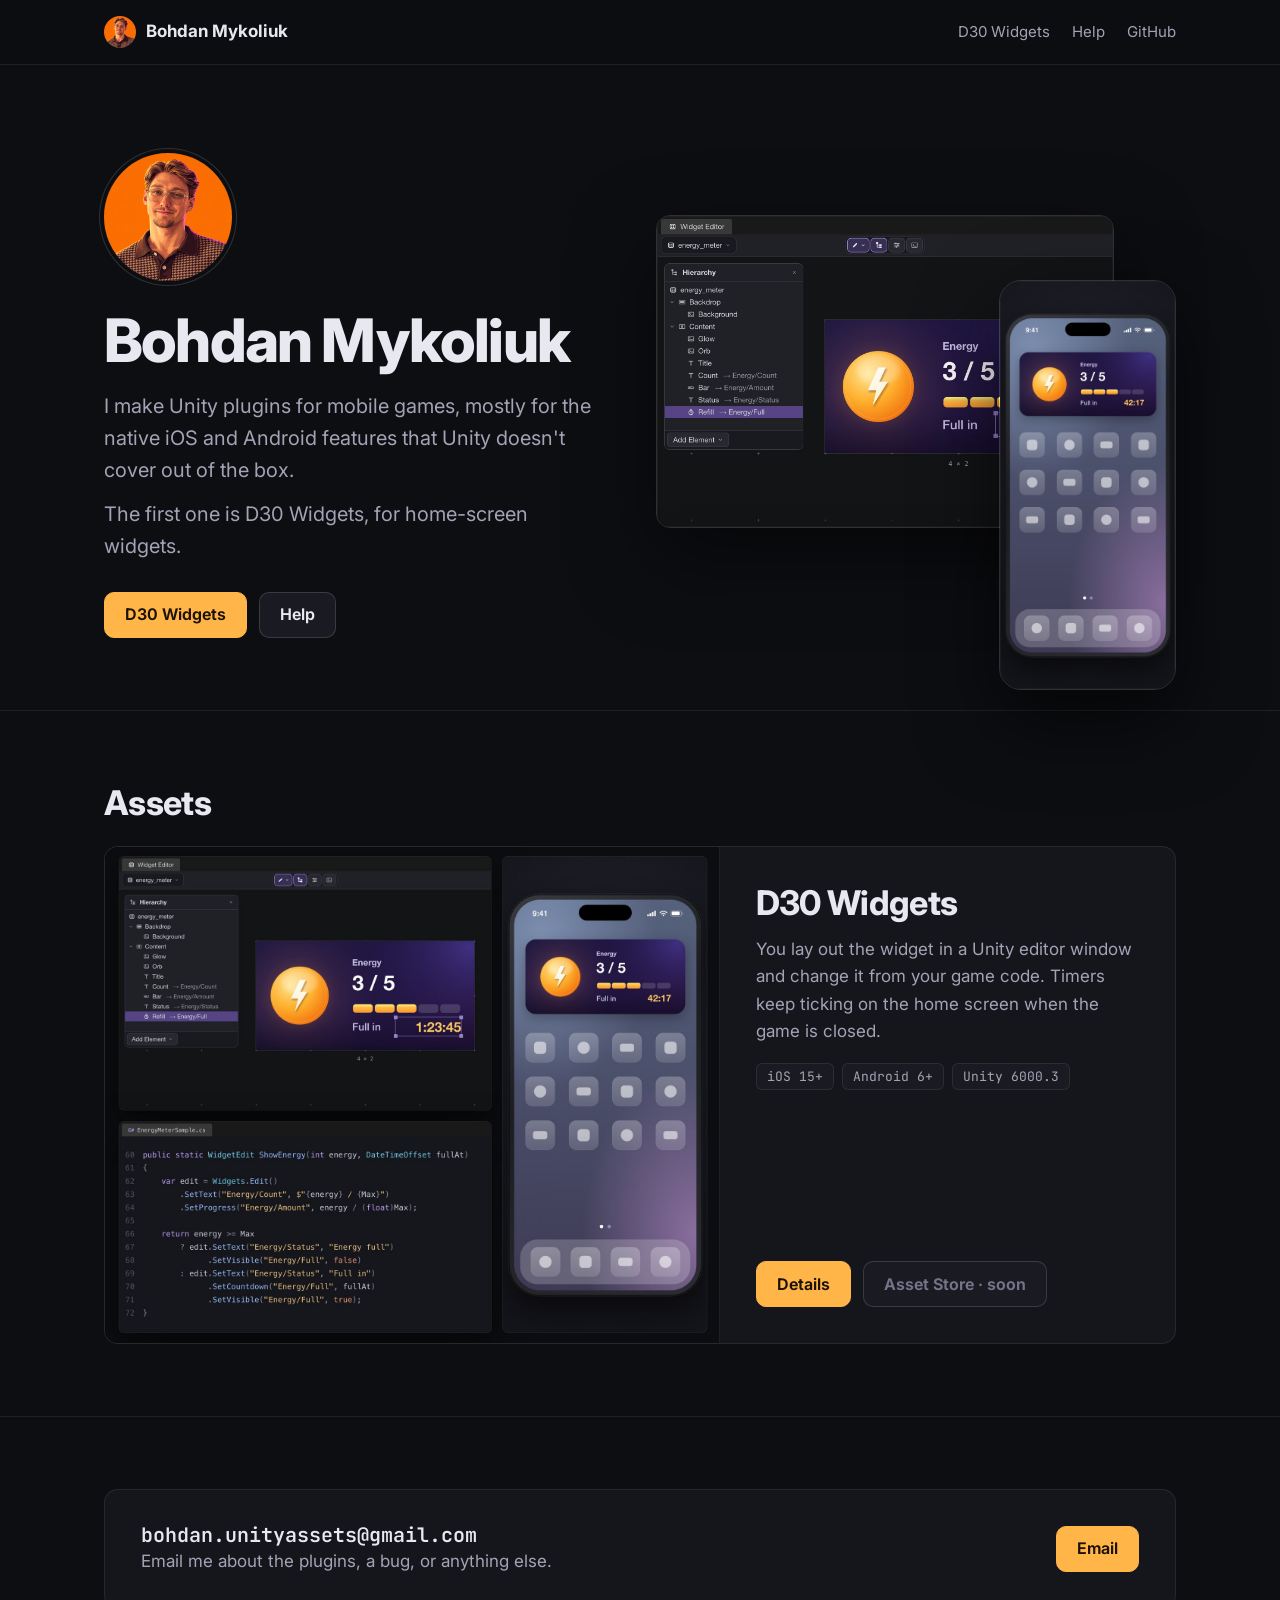
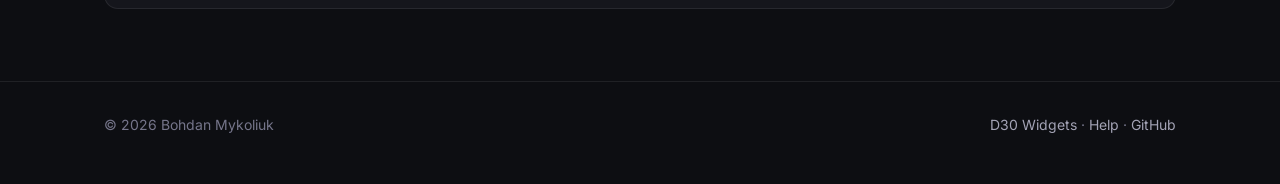
<file: index.html>
<!doctype html>
<html lang="en">
<head>
<meta charset="utf-8">
<meta name="viewport" content="width=device-width, initial-scale=1">
<title>Bohdan Mykoliuk · Unity plugins for mobile games</title>
<meta name="description" content="Unity plugins for mobile games by Bohdan Mykoliuk. D30 Widgets: iOS and Android home-screen widgets made in Unity.">
<meta property="og:title" content="Bohdan Mykoliuk · Unity plugins for mobile games">
<meta property="og:description" content="D30 Widgets: iOS and Android home-screen widgets made in Unity.">
<meta property="og:image" content="https://b-unityassets.github.io/assets/img/og.jpg">
<link rel="icon" href="/assets/img/avatar.png">
<link rel="preconnect" href="https://fonts.googleapis.com">
<link rel="preconnect" href="https://fonts.gstatic.com" crossorigin>
<link href="https://fonts.googleapis.com/css2?family=Inter:wght@400;500;600;700;800&family=JetBrains+Mono:wght@400;500;600;700&display=swap" rel="stylesheet">
<link rel="stylesheet" href="/assets/style.css?v=6">
</head>
<body>
<header class="top">
  <div class="wrap">
    <a class="brand" href="/"><img src="/assets/img/avatar.png" alt=""><span>Bohdan Mykoliuk</span></a>
    <nav>
      <a href="/d30-widgets/">D30 Widgets</a>
      <a href="/help/">Help</a>
      <a href="https://github.com/b-unityassets">GitHub</a>
    </nav>
  </div>
</header>

<main>
  <section class="hero">
    <div class="wrap split">
      <div>
        <img class="avatar" src="/assets/img/avatar.png" alt="Bohdan Mykoliuk">
        <h1>Bohdan Mykoliuk</h1>
        <p class="lead">I make Unity plugins for mobile games, mostly for the native iOS and Android features that
          Unity doesn't cover out of the box.</p>
        <p class="lead" style="margin-top:12px">The first one is D30 Widgets, for home-screen widgets.</p>
        <div class="actions">
          <a class="btn primary" href="/d30-widgets/">D30 Widgets</a>
          <a class="btn" href="/help/">Help</a>
        </div>
      </div>
      <a class="stack" href="/d30-widgets/" aria-label="D30 Widgets">
        <img class="back" src="/assets/img/editor.jpg" alt="" width="1640" height="1120">
        <img class="front" src="/assets/img/device.jpg" alt="" width="900" height="2100">
      </a>
    </div>
  </section>

  <section id="assets">
    <div class="wrap">
      <h2>Assets</h2>
      <div class="card asset" style="margin-top:24px">
        <a class="shot" href="/d30-widgets/"><img src="/assets/img/product.jpg" alt="D30 Widgets: the Widget Editor, the C# API and the widget on an iPhone" width="1620" height="1310"></a>
        <div class="body">
          <h2>D30 Widgets</h2>
          <p class="muted">You lay out the widget in a Unity editor window and change it from your game code. Timers keep
            ticking on the home screen when the game is closed.</p>
          <div class="tags"><span class="tag">iOS 15+</span><span class="tag">Android 6+</span><span class="tag">Unity 6000.3</span></div>
          <div class="actions">
            <a class="btn primary" href="/d30-widgets/">Details</a>
            <span class="btn" aria-disabled="true">Asset Store · soon</span>
          </div>
        </div>
      </div>
    </div>
  </section>

  <section id="contact">
    <div class="wrap">
      <div class="card contact">
        <div>
          <p class="mail">bohdan.unityassets@gmail.com</p>
          <p class="muted">Email me about the plugins, a bug, or anything else.</p>
        </div>
        <a class="btn primary" href="mailto:bohdan.unityassets@gmail.com">Email</a>
      </div>
    </div>
  </section>
</main>

<footer>
  <div class="wrap">
    <span>© 2026 Bohdan Mykoliuk</span>
    <span><a href="/d30-widgets/">D30 Widgets</a> · <a href="/help/">Help</a> · <a href="https://github.com/b-unityassets">GitHub</a></span>
  </div>
</footer>
</body>
</html>
</file>
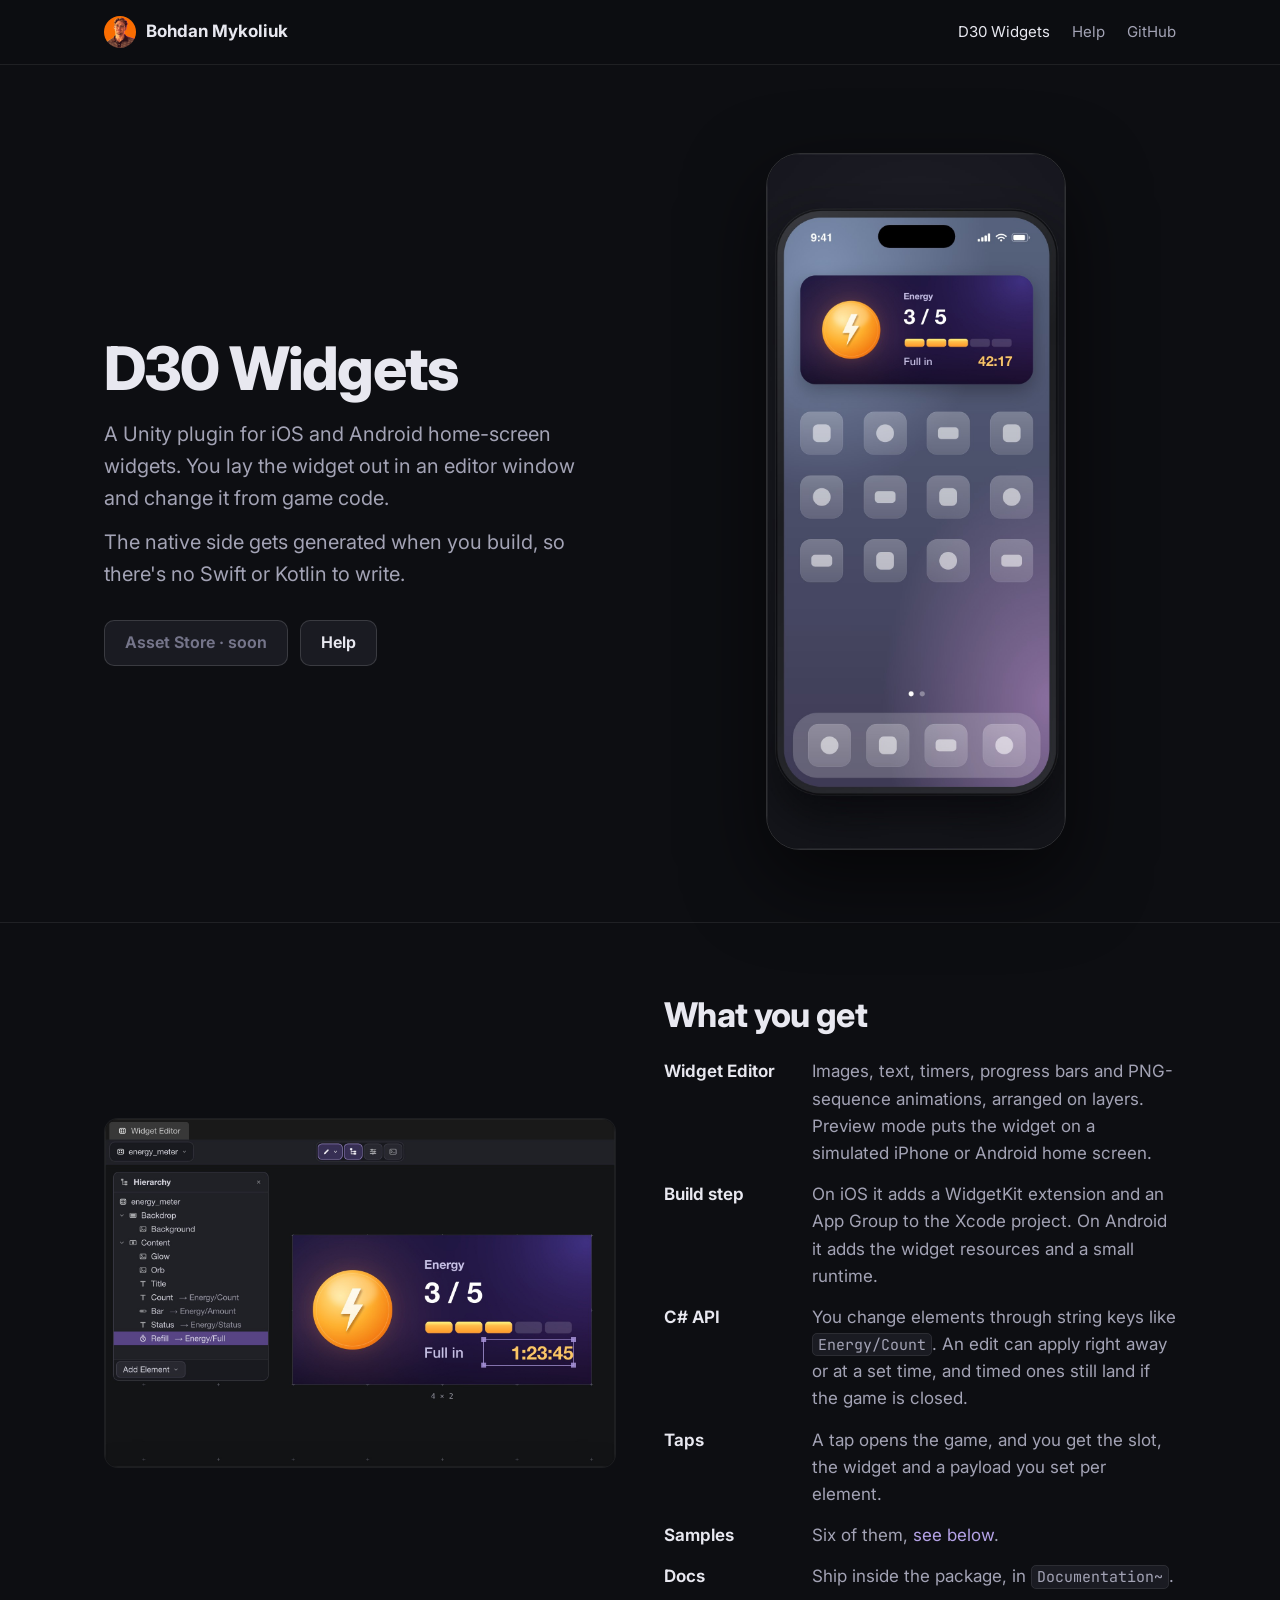
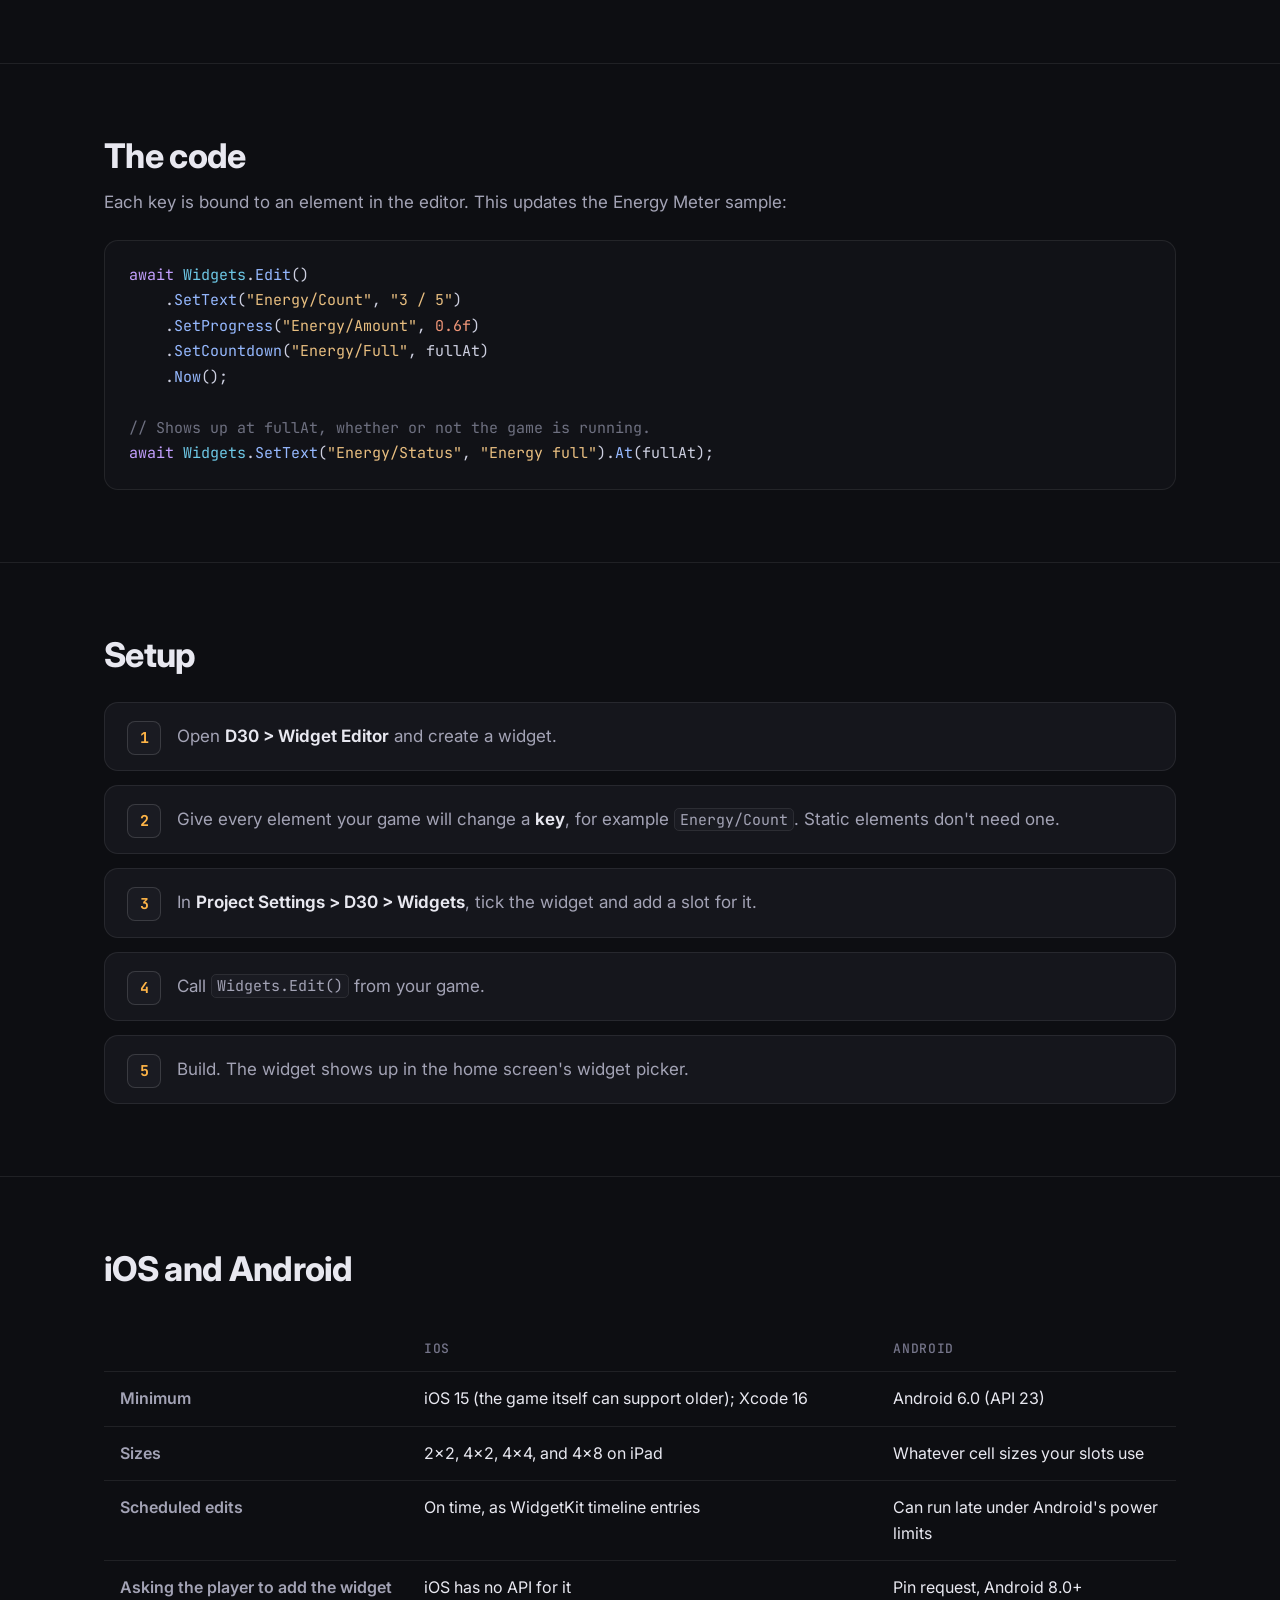
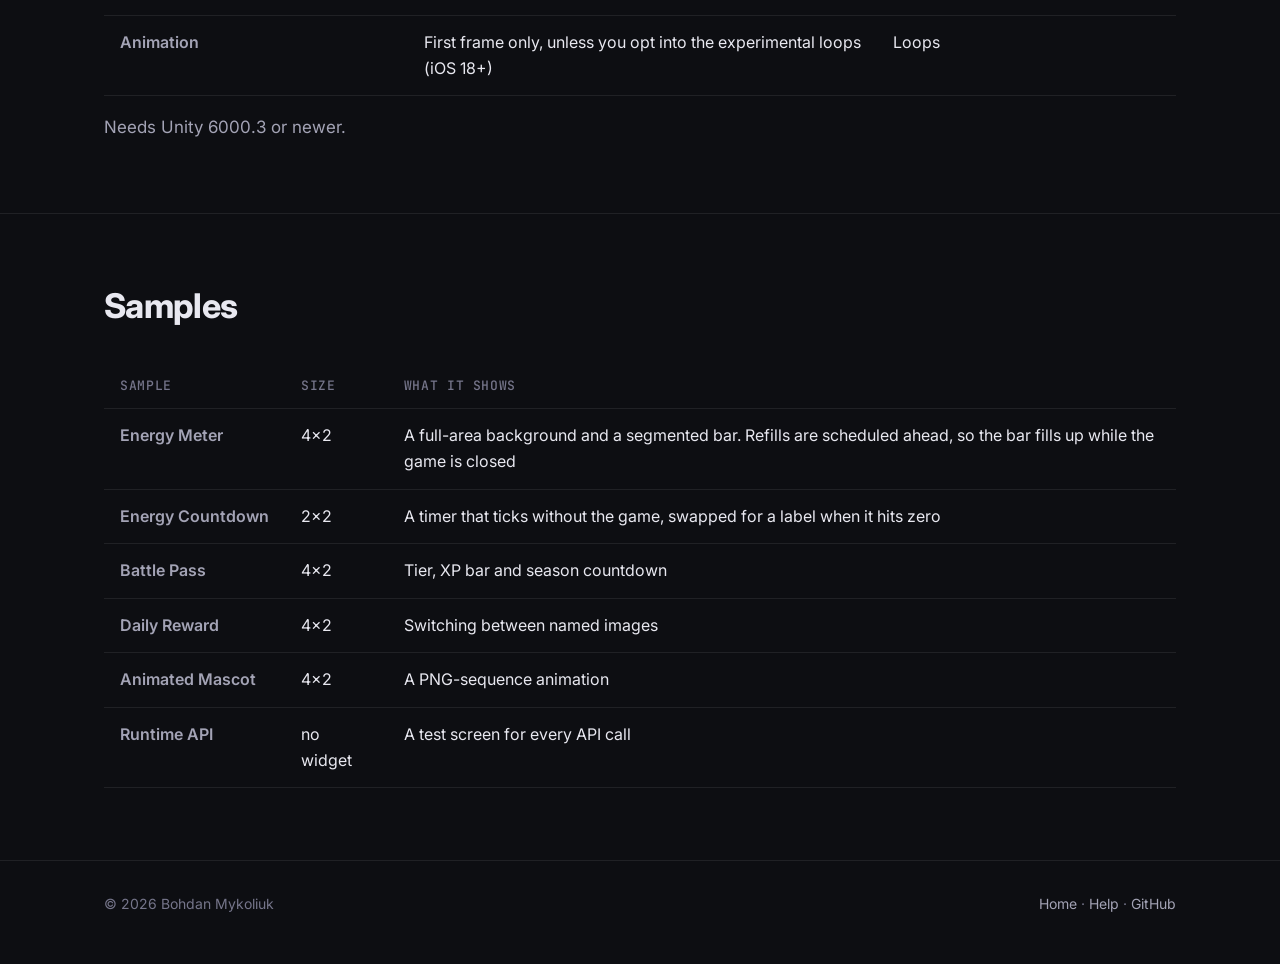
<file: d30-widgets/index.html>
<!doctype html>
<html lang="en">
<head>
<meta charset="utf-8">
<meta name="viewport" content="width=device-width, initial-scale=1">
<title>D30 Widgets · Bohdan Mykoliuk</title>
<meta name="description" content="A Unity plugin for iOS and Android home-screen widgets. Lay them out in the editor, change them from C#.">
<meta property="og:title" content="D30 Widgets">
<meta property="og:description" content="A Unity plugin for iOS and Android home-screen widgets. Lay them out in the editor, change them from C#.">
<meta property="og:image" content="https://b-unityassets.github.io/assets/img/og.jpg">
<link rel="icon" href="/assets/img/avatar.png">
<link rel="preconnect" href="https://fonts.googleapis.com">
<link rel="preconnect" href="https://fonts.gstatic.com" crossorigin>
<link href="https://fonts.googleapis.com/css2?family=Inter:wght@400;500;600;700;800&family=JetBrains+Mono:wght@400;500;600;700&display=swap" rel="stylesheet">
<link rel="stylesheet" href="/assets/style.css?v=6">
</head>
<body>
<header class="top">
  <div class="wrap">
    <a class="brand" href="/"><img src="/assets/img/avatar.png" alt=""><span>Bohdan Mykoliuk</span></a>
    <nav>
      <a href="/d30-widgets/" aria-current="page">D30 Widgets</a>
      <a href="/help/">Help</a>
      <a href="https://github.com/b-unityassets">GitHub</a>
    </nav>
  </div>
</header>

<main>
  <section class="hero">
    <div class="wrap split">
      <div>
        <h1>D30 Widgets</h1>
        <p class="lead">A Unity plugin for iOS and Android home-screen widgets. You lay the widget out in an editor
          window and change it from game code.</p>
        <p class="lead" style="margin-top:12px">The native side gets generated when you build, so there's no Swift or
          Kotlin to write.</p>
        <div class="actions">
          <span class="btn primary" aria-disabled="true">Asset Store · soon</span>
          <a class="btn" href="/help/">Help</a>
        </div>
      </div>
      <img class="hero-phone" src="/assets/img/device.jpg" alt="The Energy Meter sample widget on an iPhone home screen" width="900" height="2100">
    </div>
  </section>

  <section>
    <div class="wrap">
      <div class="feature">
        <div class="media"><img src="/assets/img/editor.jpg" alt="The Widget Editor with the Energy Meter sample open" width="1640" height="1120"></div>
        <div>
          <h2>What you get</h2>
          <dl class="defs">
            <dt>Widget Editor</dt><dd>Images, text, timers, progress bars and PNG-sequence animations, arranged on layers.
              Preview mode puts the widget on a simulated iPhone or Android home screen.</dd>
            <dt>Build step</dt><dd>On iOS it adds a WidgetKit extension and an App Group to the Xcode project. On
              Android it adds the widget resources and a small runtime.</dd>
            <dt>C# API</dt><dd>You change elements through string keys like <code>Energy/Count</code>. An edit can apply
              right away or at a set time, and timed ones still land if the game is closed.</dd>
            <dt>Taps</dt><dd>A tap opens the game, and you get the slot, the widget and a payload you set per element.</dd>
            <dt>Samples</dt><dd>Six of them, <a href="#samples">see below</a>.</dd>
            <dt>Docs</dt><dd>Ship inside the package, in <code>Documentation~</code>.</dd>
          </dl>
        </div>
      </div>
    </div>
  </section>

  <section>
    <div class="wrap">
      <h2>The code</h2>
      <p class="muted">Each key is bound to an element in the editor. This updates the Energy Meter sample:</p>
<pre class="code"><span class="k">await</span> <span class="t">Widgets</span>.<span class="m">Edit</span>()
    .<span class="m">SetText</span>(<span class="s">"Energy/Count"</span>, <span class="s">"3 / 5"</span>)
    .<span class="m">SetProgress</span>(<span class="s">"Energy/Amount"</span>, <span class="n">0.6f</span>)
    .<span class="m">SetCountdown</span>(<span class="s">"Energy/Full"</span>, fullAt)
    .<span class="m">Now</span>();

<span class="c">// Shows up at fullAt, whether or not the game is running.</span>
<span class="k">await</span> <span class="t">Widgets</span>.<span class="m">SetText</span>(<span class="s">"Energy/Status"</span>, <span class="s">"Energy full"</span>).<span class="m">At</span>(fullAt);</pre>
    </div>
  </section>

  <section id="setup">
    <div class="wrap">
      <h2>Setup</h2>
      <ol class="steps">
        <li>Open <b>D30 &gt; Widget Editor</b> and create a widget.</li>
        <li>Give every element your game will change a <b>key</b>, for example <code>Energy/Count</code>. Static
          elements don't need one.</li>
        <li>In <b>Project Settings &gt; D30 &gt; Widgets</b>, tick the widget and add a slot for it.</li>
        <li>Call <code>Widgets.Edit()</code> from your game.</li>
        <li>Build. The widget shows up in the home screen's widget picker.</li>
      </ol>
    </div>
  </section>

  <section>
    <div class="wrap">
      <h2>iOS and Android</h2>
      <div class="scroll">
        <table class="table">
          <thead><tr><th></th><th>iOS</th><th>Android</th></tr></thead>
          <tbody>
            <tr><th>Minimum</th><td>iOS 15 (the game itself can support older); Xcode 16</td><td>Android 6.0 (API 23)</td></tr>
            <tr><th>Sizes</th><td>2×2, 4×2, 4×4, and 4×8 on iPad</td><td>Whatever cell sizes your slots use</td></tr>
            <tr><th>Scheduled edits</th><td>On time, as WidgetKit timeline entries</td><td>Can run late under Android's power limits</td></tr>
            <tr><th>Asking the player to add the widget</th><td>iOS has no API for it</td><td>Pin request, Android 8.0+</td></tr>
            <tr><th>Animation</th><td>First frame only, unless you opt into the experimental loops (iOS 18+)</td><td>Loops</td></tr>
          </tbody>
        </table>
      </div>
      <p class="muted" style="margin-top:18px">Needs Unity 6000.3 or newer.</p>
    </div>
  </section>

  <section id="samples">
    <div class="wrap">
      <h2>Samples</h2>
      <div class="scroll">
        <table class="table">
          <thead><tr><th>Sample</th><th>Size</th><th>What it shows</th></tr></thead>
          <tbody>
            <tr><th>Energy Meter</th><td>4×2</td><td>A full-area background and a segmented bar. Refills are scheduled ahead, so the bar fills up while the game is closed</td></tr>
            <tr><th>Energy Countdown</th><td>2×2</td><td>A timer that ticks without the game, swapped for a label when it hits zero</td></tr>
            <tr><th>Battle Pass</th><td>4×2</td><td>Tier, XP bar and season countdown</td></tr>
            <tr><th>Daily Reward</th><td>4×2</td><td>Switching between named images</td></tr>
            <tr><th>Animated Mascot</th><td>4×2</td><td>A PNG-sequence animation</td></tr>
            <tr><th>Runtime API</th><td>no widget</td><td>A test screen for every API call</td></tr>
          </tbody>
        </table>
      </div>
    </div>
  </section>
</main>

<footer>
  <div class="wrap">
    <span>© 2026 Bohdan Mykoliuk</span>
    <span><a href="/">Home</a> · <a href="/help/">Help</a> · <a href="https://github.com/b-unityassets">GitHub</a></span>
  </div>
</footer>
</body>
</html>
</file>
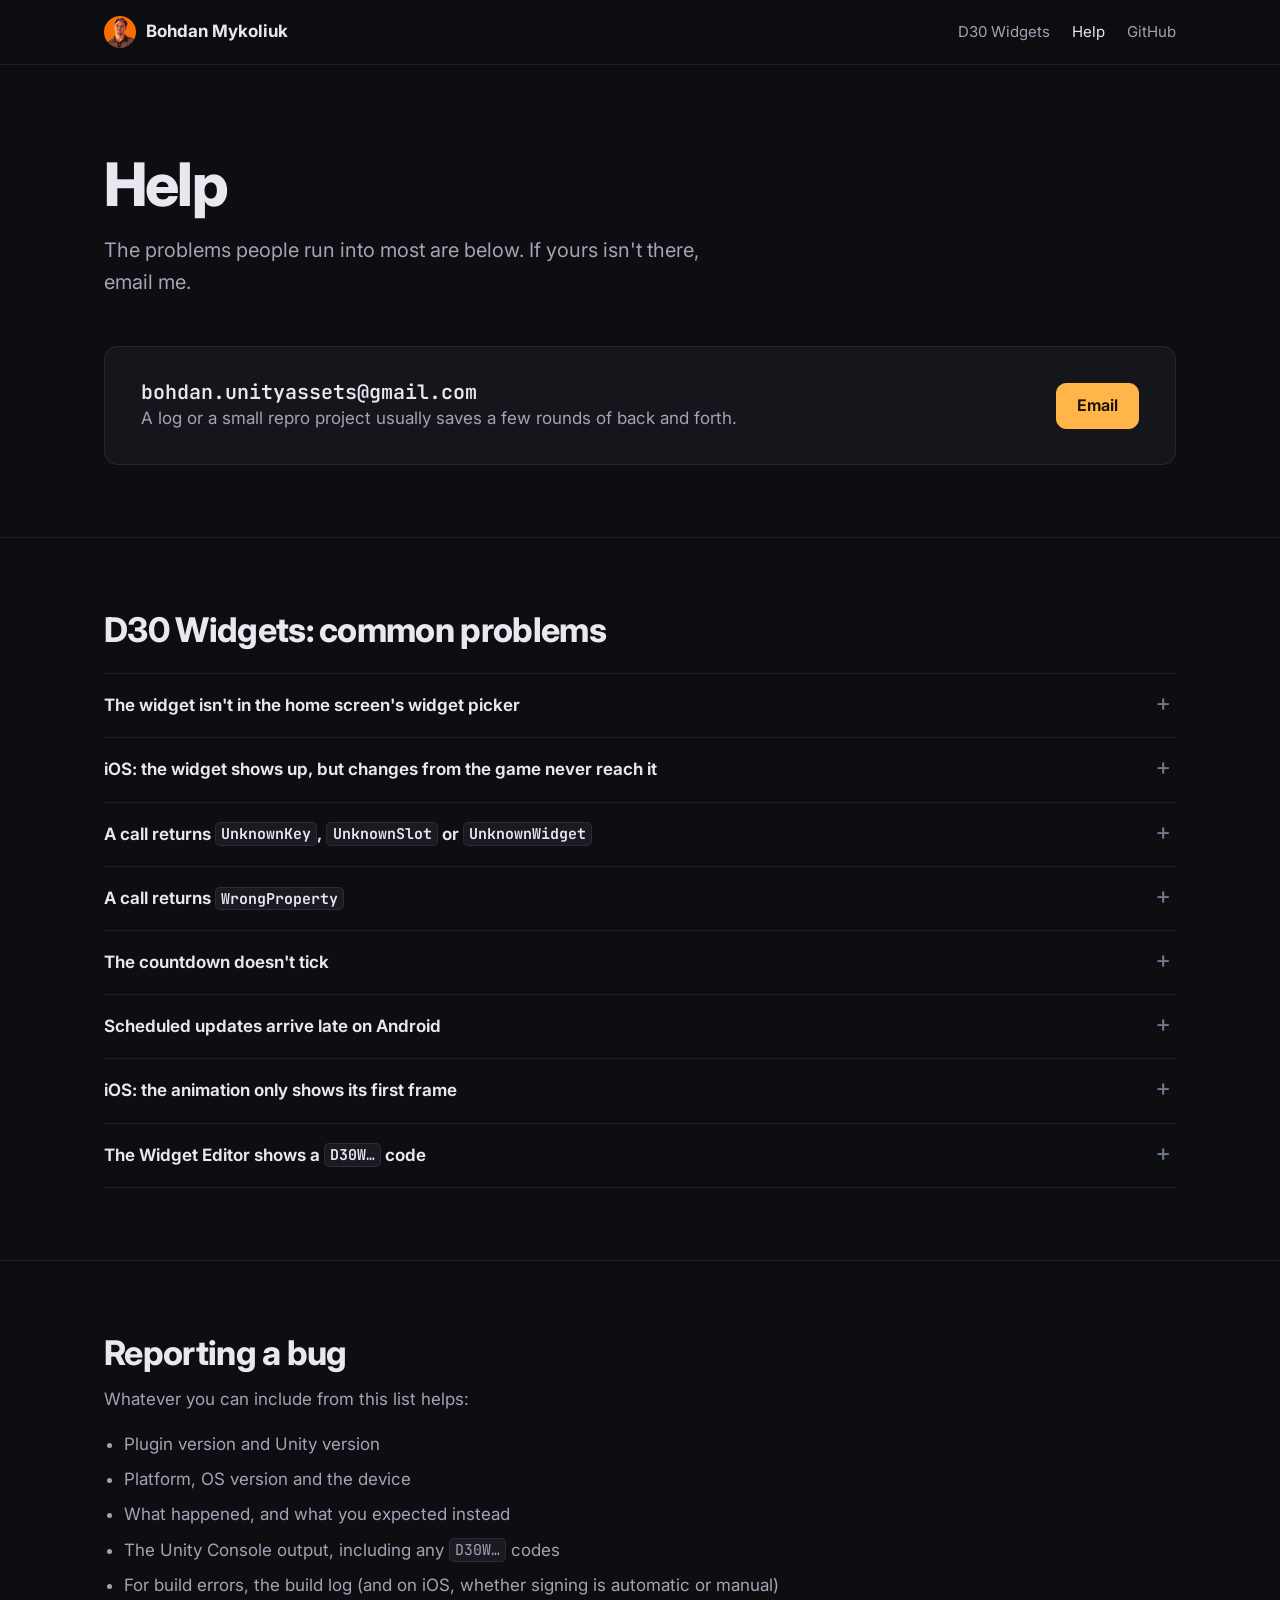
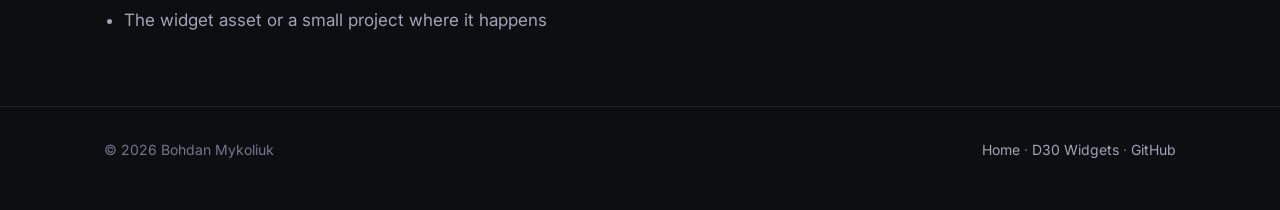
<file: help/index.html>
<!doctype html>
<html lang="en">
<head>
<meta charset="utf-8">
<meta name="viewport" content="width=device-width, initial-scale=1">
<title>Help · Bohdan Mykoliuk</title>
<meta name="description" content="Common problems with D30 Widgets, and how to reach me.">
<link rel="icon" href="/assets/img/avatar.png">
<link rel="preconnect" href="https://fonts.googleapis.com">
<link rel="preconnect" href="https://fonts.gstatic.com" crossorigin>
<link href="https://fonts.googleapis.com/css2?family=Inter:wght@400;500;600;700;800&family=JetBrains+Mono:wght@400;500;600;700&display=swap" rel="stylesheet">
<link rel="stylesheet" href="/assets/style.css?v=6">
</head>
<body>
<header class="top">
  <div class="wrap">
    <a class="brand" href="/"><img src="/assets/img/avatar.png" alt=""><span>Bohdan Mykoliuk</span></a>
    <nav>
      <a href="/d30-widgets/">D30 Widgets</a>
      <a href="/help/" aria-current="page">Help</a>
      <a href="https://github.com/b-unityassets">GitHub</a>
    </nav>
  </div>
</header>

<main>
  <section class="hero" style="padding-bottom:48px">
    <div class="wrap">
      <h1>Help</h1>
      <p class="lead">The problems people run into most are below. If yours isn't there, email me.</p>
    </div>
  </section>

  <section style="padding-top:0; border-top:0">
    <div class="wrap">
      <div class="card contact">
        <div>
          <p class="mail">bohdan.unityassets@gmail.com</p>
          <p class="muted">A log or a small repro project usually saves a few rounds of back and forth.</p>
        </div>
        <a class="btn primary" href="mailto:bohdan.unityassets@gmail.com">Email</a>
      </div>
    </div>
  </section>

  <section>
    <div class="wrap">
      <h2>D30 Widgets: common problems</h2>
      <div class="faq">
        <details>
          <summary>The widget isn't in the home screen's widget picker</summary>
          <div>
            <p>Open <b>Project Settings &gt; D30 &gt; Widgets</b>. The widget has to be ticked under <b>Widgets Included
              in Build</b>, and there has to be a slot of the same size that uses it as its default.</p>
            <p>On Android, also check that the Android package is installed. On iOS, the exported Xcode project should
              have a <code>D30Widgets</code> target. If you build with <b>Append</b>, try a clean export.</p>
          </div>
        </details>
        <details>
          <summary>iOS: the widget shows up, but changes from the game never reach it</summary>
          <div>
            <p>The game and the widget share data through an App Group. Automatic signing sets it up for you. With manual
              signing you need to create the App Group yourself, plus a provisioning profile for
              <code>&lt;bundle id&gt;.d30widgets</code> that includes it.</p>
            <p>Device clouds and other services that re-sign the app drop the App Group, so test this on your own
              device, TestFlight or an Ad Hoc build.</p>
          </div>
        </details>
        <details>
          <summary>A call returns <code>UnknownKey</code>, <code>UnknownSlot</code> or <code>UnknownWidget</code></summary>
          <div><p>The name doesn't match anything in Project Settings. Names are case-sensitive, so <code>energy/count</code>
            and <code>Energy/Count</code> are different keys.</p></div>
        </details>
        <details>
          <summary>A call returns <code>WrongProperty</code></summary>
          <div><p>The key belongs to a different kind of element. Calling <code>SetText</code> on an image key does this.</p></div>
        </details>
        <details>
          <summary>The countdown doesn't tick</summary>
          <div><p>It ticks on iOS 16+ and Android 7.0+. On Android 6 the widget shows the end time instead. On iOS 15 it
            only updates when the time runs out.</p></div>
        </details>
        <details>
          <summary>Scheduled updates arrive late on Android</summary>
          <div><p>Android delays alarms to save battery, and on Android 12+ the delay can be a few minutes. If the
            player force-stops the game, nothing arrives until they open it again. iOS doesn't have this problem.</p></div>
        </details>
        <details>
          <summary>iOS: the animation only shows its first frame</summary>
          <div><p>That's the default on iOS. Looping animation is an experimental option for iOS 18+ and comes with
            limits on length and frame rate. The package docs have the details.</p></div>
        </details>
        <details>
          <summary>The Widget Editor shows a <code>D30W…</code> code</summary>
          <div><p>The editor's <b>Console</b> panel explains it and says what to change. All codes are listed in
            <code>Documentation~/diagnostics.md</code> inside the package.</p></div>
        </details>
      </div>
    </div>
  </section>

  <section>
    <div class="wrap">
      <h2>Reporting a bug</h2>
      <p class="muted">Whatever you can include from this list helps:</p>
      <ul class="checklist">
        <li>Plugin version and Unity version</li>
        <li>Platform, OS version and the device</li>
        <li>What happened, and what you expected instead</li>
        <li>The Unity Console output, including any <code>D30W…</code> codes</li>
        <li>For build errors, the build log (and on iOS, whether signing is automatic or manual)</li>
        <li>The widget asset or a small project where it happens</li>
      </ul>
    </div>
  </section>
</main>

<footer>
  <div class="wrap">
    <span>© 2026 Bohdan Mykoliuk</span>
    <span><a href="/">Home</a> · <a href="/d30-widgets/">D30 Widgets</a> · <a href="https://github.com/b-unityassets">GitHub</a></span>
  </div>
</footer>
</body>
</html>
</file>
<file: assets/style.css>
:root {
  --bg: #0d0e12;
  --surface: #15161c;
  --card: #1a1b22;
  --line: rgba(255, 255, 255, .08);
  --line-strong: rgba(255, 255, 255, .14);
  --text: #e8e8f0;
  --muted: #a3a3b5;
  --dim: #75758a;
  --violet: #b4a2e6;
  --violet-deep: #6b52ab;
  --amber: #ffb547;
  --amber-deep: #f2801a;
  --radius: 14px;
  --mono: "JetBrains Mono", "SF Mono", ui-monospace, Menlo, monospace;
  color-scheme: dark;
}
* { box-sizing: border-box; margin: 0; padding: 0; }
html { scroll-behavior: smooth; }
body {
  background: var(--bg); color: var(--text);
  font: 17px/1.6 Inter, -apple-system, "Segoe UI", Roboto, sans-serif;
  -webkit-font-smoothing: antialiased;
}
img { display: block; max-width: 100%; height: auto; }
a { color: var(--violet); text-decoration: none; }
a:hover { text-decoration: underline; }
code { white-space: nowrap; font-variant-ligatures: none; font-family: var(--mono); font-size: .88em; background: var(--card); border: 1px solid var(--line); border-radius: 5px; padding: .08em .35em; }

.wrap { max-width: 1120px; margin: 0 auto; padding: 0 24px; }
section { padding: 72px 0; }
section + section { border-top: 1px solid var(--line); }
h1 { font-size: clamp(40px, 6vw, 60px); line-height: 1.05; letter-spacing: -.03em; font-weight: 800; }
h2 { font-size: clamp(26px, 3.4vw, 34px); line-height: 1.15; letter-spacing: -.02em; font-weight: 750; margin-bottom: 14px; }
h3 { font-size: 20px; line-height: 1.3; letter-spacing: -.01em; font-weight: 700; margin-bottom: 8px; }
.eyebrow { font: 500 13px var(--mono); letter-spacing: .06em; text-transform: uppercase; color: var(--dim); margin-bottom: 14px; }
.lead { font-size: 20px; color: var(--muted); max-width: 640px; }
.muted { color: var(--muted); }

/* header */
.top { position: sticky; top: 0; z-index: 10; background: rgba(13, 14, 18, .82); backdrop-filter: blur(12px);
       border-bottom: 1px solid var(--line); }
.top .wrap { display: flex; align-items: center; height: 64px; gap: 24px; }
.brand { display: flex; align-items: center; gap: 10px; color: var(--text); font-weight: 700; }
.brand:hover { text-decoration: none; }
.brand img { width: 32px; height: 32px; border-radius: 50%; }
.top nav { margin-left: auto; display: flex; gap: 22px; font-size: 15px; }
.top nav a { color: var(--muted); }
.top nav a:hover, .top nav a[aria-current] { color: var(--text); text-decoration: none; }

/* buttons */
.actions { display: flex; flex-wrap: wrap; gap: 12px; margin-top: 30px; }
.btn { display: inline-flex; align-items: center; gap: 8px; height: 46px; padding: 0 20px; border-radius: 10px;
       font-weight: 650; font-size: 16px; border: 1px solid var(--line-strong); color: var(--text); background: var(--card); }
.btn:hover { text-decoration: none; border-color: rgba(255, 255, 255, .28); }
.btn.primary { background: var(--amber); border-color: var(--amber); color: #1d1206; }
.btn.primary:hover { background: #ffc266; }
.btn[aria-disabled] { color: var(--dim); pointer-events: none; }
.btn.primary[aria-disabled] { background: var(--card); border-color: var(--line-strong); }

/* hero */
.hero { padding: 88px 0 72px; }
.hero .avatar { width: 128px; height: 128px; border-radius: 50%; margin-bottom: 28px;
                box-shadow: 0 0 0 4px var(--bg), 0 0 0 5px var(--line-strong); }
.hero h1 + .lead { margin-top: 18px; }
.split { display: grid; grid-template-columns: 1fr 1.05fr; gap: 56px; align-items: center; }
.stack { position: relative; display: block; padding: 0 0 48px; }
.stack .back { width: 88%; border-radius: var(--radius); border: 1px solid var(--line-strong);
               box-shadow: 0 30px 80px rgba(0, 0, 0, .5); }
.hero-phone { justify-self: center; width: min(300px, 70%); border-radius: 34px; border: 1px solid var(--line-strong);
              box-shadow: 0 30px 80px rgba(0, 0, 0, .6); }
.stack .front { position: absolute; right: 0; top: 18%; width: 34%; border-radius: 22px;
                border: 1px solid var(--line-strong); box-shadow: 0 30px 80px rgba(0, 0, 0, .65); }

/* cards and grids */
.card { background: var(--surface); border: 1px solid var(--line); border-radius: var(--radius); overflow: hidden; }
.asset { display: grid; grid-template-columns: 1.35fr 1fr; }
.asset .shot { background: #0a0b0e; border-right: 1px solid var(--line); }
.asset .shot img { width: 100%; height: 100%; object-fit: cover; }
.asset .body { padding: 36px; display: flex; flex-direction: column; }
.asset .body .actions { margin-top: auto; padding-top: 24px; }
.tags { display: flex; flex-wrap: wrap; gap: 8px; margin: 18px 0 4px; }
.tag { font: 13px var(--mono); color: var(--muted); padding: 4px 10px; border-radius: 6px; background: var(--card); border: 1px solid var(--line); }

.trio { display: grid; grid-template-columns: repeat(3, 1fr); gap: 20px; margin-top: 36px; }
.trio .card { padding: 26px; }
.trio .num { font: 600 13px var(--mono); color: var(--amber); margin-bottom: 12px; }

.feature { display: grid; grid-template-columns: 1fr 1fr; gap: 48px; align-items: center; }
.feature + .feature { margin-top: 72px; }
.feature.flip .media { order: 2; }
.feature .media.phone { max-width: 320px; justify-self: center; }
.feature .media { border-radius: var(--radius); overflow: hidden; border: 1px solid var(--line); background: #0a0b0e; }
.feature ul { margin-top: 14px; padding-left: 20px; color: var(--muted); }
.feature li + li { margin-top: 6px; }

/* tables */
.table { width: 100%; border-collapse: collapse; margin-top: 24px; font-size: 16px; }
.table th, .table td { text-align: left; vertical-align: top; padding: 14px 16px; border-bottom: 1px solid var(--line); }
.table th { color: var(--muted); font-weight: 600; white-space: nowrap; }
.table thead th { font: 500 13px var(--mono); text-transform: uppercase; letter-spacing: .05em; color: var(--dim); }
.scroll { overflow-x: auto; }

/* numbered steps */
.steps { counter-reset: step; list-style: none; margin-top: 28px; display: grid; gap: 14px; }
.steps li { counter-increment: step; position: relative; padding: 20px 22px 20px 72px; background: var(--surface);
            border: 1px solid var(--line); border-radius: var(--radius); color: var(--muted); }
.steps li::before { content: counter(step); position: absolute; left: 22px; top: 18px; width: 32px; height: 32px;
                    border-radius: 8px; display: grid; place-items: center; font: 700 15px var(--mono);
                    background: var(--card); border: 1px solid var(--line-strong); color: var(--amber); }
.steps b { color: var(--text); font-weight: 650; }

/* code */
pre.code { margin-top: 24px; padding: 22px 24px; overflow-x: auto; background: #111217; border: 1px solid var(--line);
           border-radius: var(--radius); font: 15px/1.7 var(--mono); color: #cdcfe0;
           font-variant-ligatures: none; font-feature-settings: "calt" 0, "liga" 0; }
.k { color: #c4a0ff; } .t { color: #6ec8e6; } .m { color: #96b9ff; } .s { color: #e8be80; } .n { color: #f09678; } .c { color: #6e7080; }

/* contact */
.contact { display: grid; grid-template-columns: 1fr auto; gap: 24px; align-items: center; padding: 32px 36px; }
.contact .mail { font: 600 20px var(--mono); color: var(--text); }
.checklist { margin-top: 18px; padding-left: 20px; color: var(--muted); }
.checklist li + li { margin-top: 8px; }

footer { border-top: 1px solid var(--line); padding: 32px 0 48px; color: var(--dim); font-size: 14px; }
footer .wrap { display: flex; flex-wrap: wrap; gap: 12px 24px; justify-content: space-between; }
footer a { color: var(--muted); }

@media (max-width: 860px) {
  .asset, .feature, .trio, .split { grid-template-columns: 1fr; }
  .split { gap: 40px; }
  .asset .shot { border-right: 0; border-bottom: 1px solid var(--line); }
  .feature.flip .media { order: 0; }
  .feature { gap: 24px; }
  .contact { grid-template-columns: 1fr; }
}
@media (max-width: 560px) {
  body { font-size: 16px; }
  .wrap { padding: 0 16px; }
  section { padding: 52px 0; }
  .top nav { gap: 14px; }
  .brand span { display: none; }
  .asset .body, .contact { padding: 24px; }
  .steps li { padding-left: 64px; }
}

/* faq */
.faq { margin-top: 24px; border-top: 1px solid var(--line); }
.faq details { border-bottom: 1px solid var(--line); }
.faq summary { cursor: pointer; list-style: none; padding: 18px 40px 18px 0; position: relative; font-weight: 650; }
.faq summary::-webkit-details-marker { display: none; }
.faq summary::after { content: "+"; position: absolute; right: 6px; top: 14px; font: 400 24px var(--mono); color: var(--dim); }
.faq details[open] summary::after { content: "−"; }
.faq details > div { padding: 0 0 20px; color: var(--muted); max-width: 760px; }
.faq details > div p + p { margin-top: 10px; }

/* definition list */
.defs { margin-top: 24px; display: grid; grid-template-columns: 124px 1fr; gap: 14px 24px; }
.defs dt { font-weight: 650; }
.defs dd { color: var(--muted); }
@media (max-width: 560px) { .defs { grid-template-columns: 1fr; gap: 4px; } .defs dd { margin-bottom: 12px; } }
</file>
